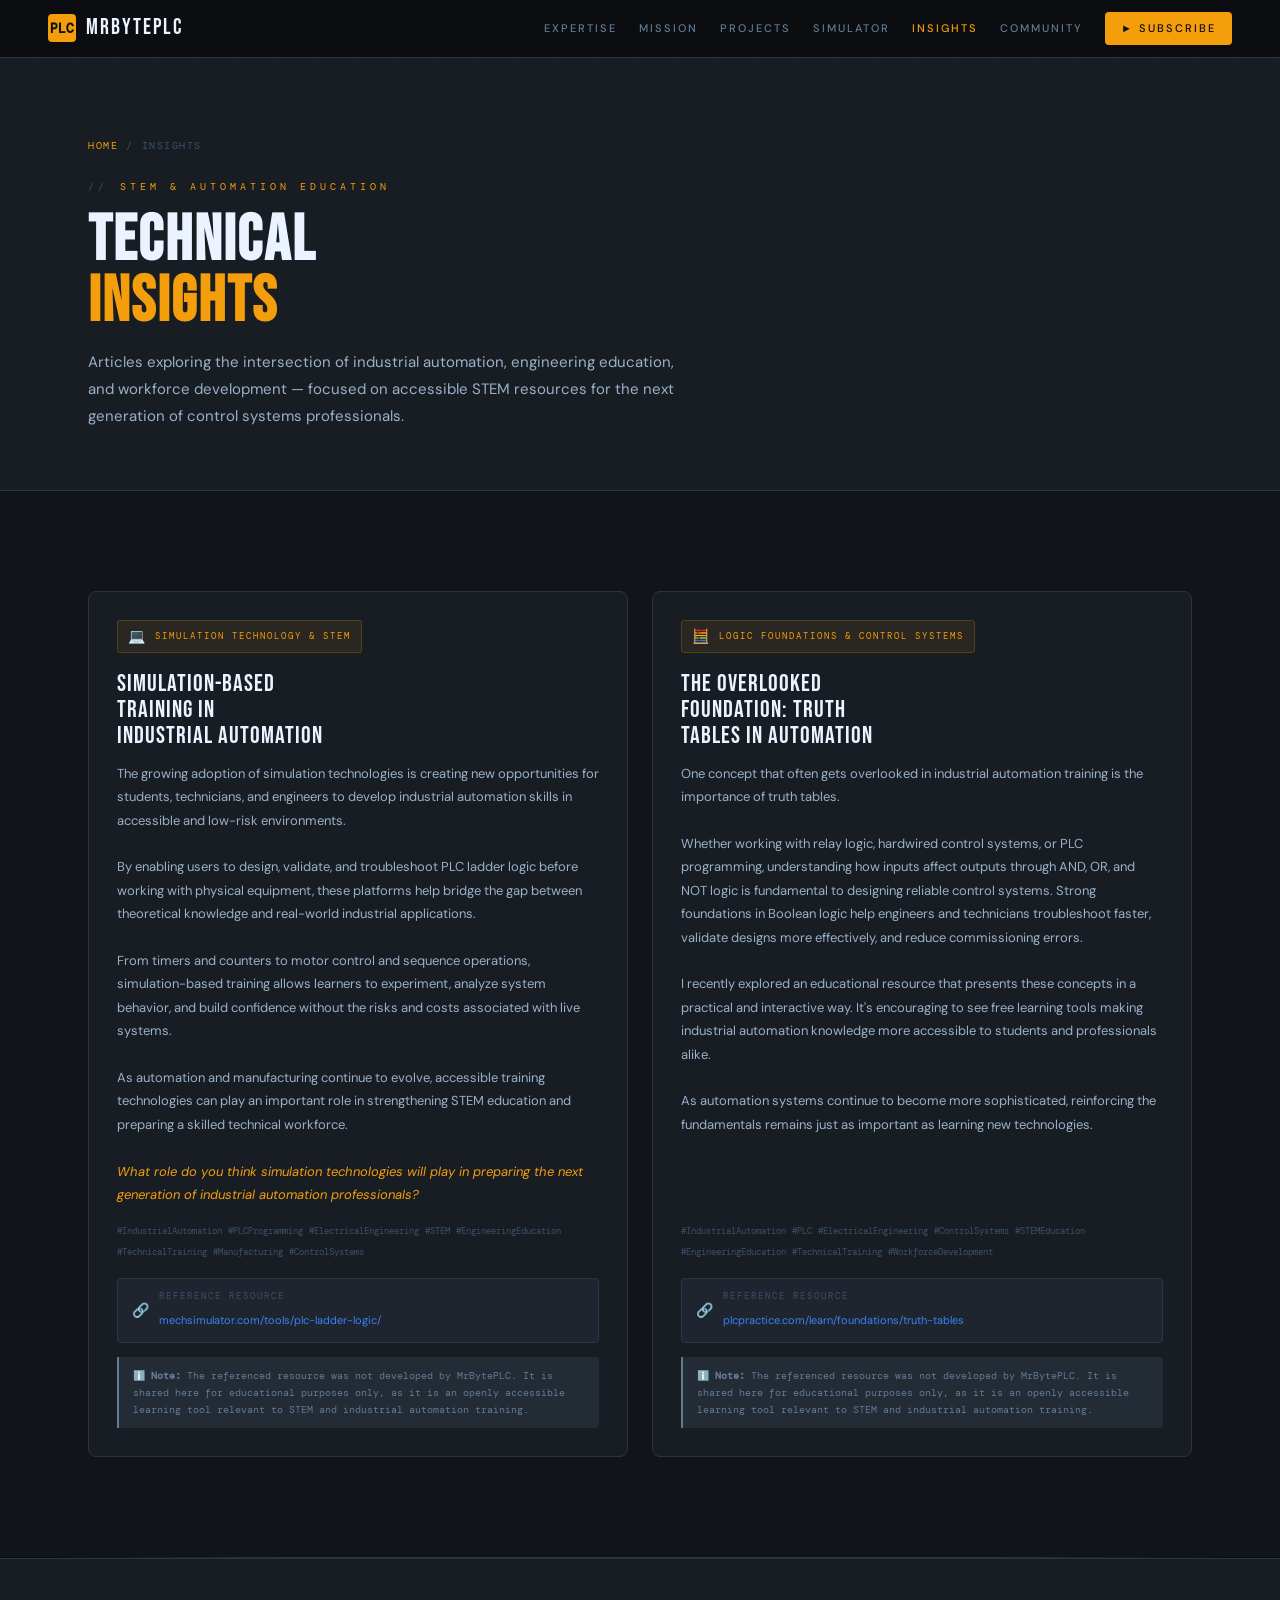
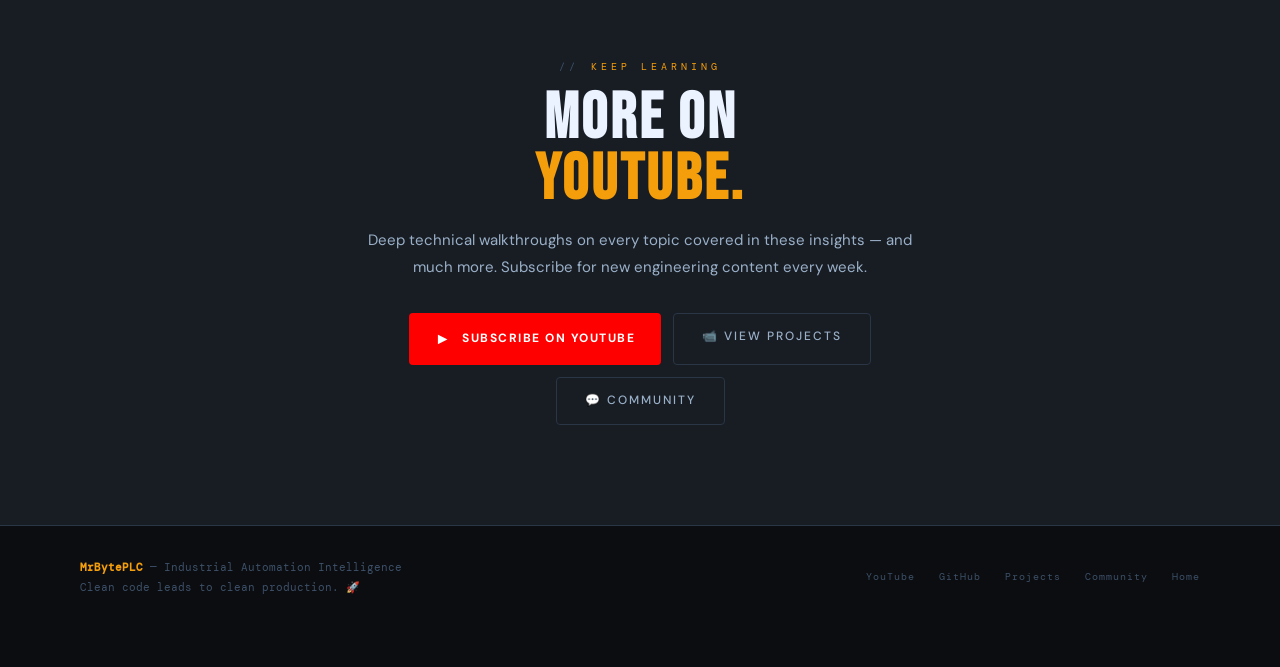
<file: pages/insights.html>
<!DOCTYPE html>
<html lang="en">
<head>
<meta charset="UTF-8">
<meta name="viewport" content="width=device-width, initial-scale=1.0, maximum-scale=5.0">
<meta name="description" content="MrBytePLC Insights &#x2014; Technical articles on industrial automation, STEM education, and workforce development.">
<title>Insights &#x2014; MrBytePLC</title>
<link rel="stylesheet" href="../assets/css/main.css">
<link rel="stylesheet" href="../assets/css/sections.css">
<style>
.page-hero { padding-top: var(--nav-h); background: var(--plate); border-bottom: 1px solid var(--wire); }
.page-hero-inner { max-width: 1200px; margin: 0 auto; padding: 80px 48px 60px; }
.page-eyebrow { font-family: var(--mono); font-size: 10px; color: var(--amber); letter-spacing: 4px; text-transform: uppercase; display: flex; align-items: center; gap: 12px; margin-bottom: 16px; }
.page-eyebrow::before { content: '//'; color: var(--dim); }
.page-h1 { font-family: var(--display); font-size: clamp(40px, 5vw, 80px); letter-spacing: 2px; line-height: .95; color: var(--bright); margin-bottom: 16px; }
.page-h1 em { font-style: normal; color: var(--amber); }
.page-sub { font-size: 15px; color: var(--body); max-width: 600px; line-height: 1.8; }
.breadcrumb { display: flex; align-items: center; gap: 8px; font-family: var(--mono); font-size: 10px; color: var(--dim); letter-spacing: 1.5px; text-transform: uppercase; margin-bottom: 24px; }
.breadcrumb a { color: var(--amber); text-decoration: none; }
.breadcrumb a:hover { color: var(--bright); }
@media (max-width: 480px) { .page-hero-inner { padding: 48px 16px 36px; } .page-h1 { font-size: clamp(32px, 10vw, 56px); } }
</style>
</head>
<body>

<nav>
  <a href="../index.html" class="nav-logo">
    <div class="logo-icon">PLC</div>MrBytePLC
  </a>
  <div class="nav-links">
    <a href="../index.html#pillars">Expertise</a>
    <a href="../index.html#mission">Mission</a>
    <a href="../index.html#projects">Projects</a>
    <a href="../index.html#simulator">Simulator</a>
    <a href="insights.html" class="active">Insights</a>
    <a href="../index.html#comments">Community</a>
    <a href="https://youtube.com/@mrbyteplc" target="_blank" rel="noopener" class="nav-cta">&#x25BA; Subscribe</a>
  </div>
  <button class="nav-hamburger" id="nav-hamburger" onclick="toggleMobileNav()" aria-label="Menu">
    <span></span><span></span><span></span>
  </button>
</nav>

<div class="nav-mobile" id="nav-mobile">
  <a href="../index.html">&#x2302; Home</a>
  <a href="../index.html#projects">&#x1F4F9; Projects</a>
  <a href="../index.html#simulator">&#x1F5A5;&#xFE0F; Simulator</a>
  <a href="insights.html">&#x1F4DD; Insights</a>
  <a href="../index.html#comments">&#x1F4AC; Community</a>
  <a href="https://youtube.com/@mrbyteplc" target="_blank" rel="noopener">&#x25BA; YouTube</a>
</div>

<div class="page-hero">
  <div class="page-hero-inner">
    <div class="breadcrumb"><a href="../index.html">Home</a><span>/</span><span>Insights</span></div>
    <div class="page-eyebrow">STEM &amp; Automation Education</div>
    <h1 class="page-h1">TECHNICAL<br><em>INSIGHTS</em></h1>
    <p class="page-sub">Articles exploring the intersection of industrial automation, engineering education, and workforce development &#x2014; focused on accessible STEM resources for the next generation of control systems professionals.</p>
  </div>
</div>

<section id="insights">
  <div class="section-inner">
    <div class="insights-grid">
      <div class="insight-card fade-up">
        <div class="insight-tag"><span class="insight-icon">&#x1F4BB;</span>Simulation Technology &amp; STEM</div>
        <div class="insight-title">SIMULATION-BASED<br>TRAINING IN<br>INDUSTRIAL AUTOMATION</div>
        <div class="insight-body">
          <p>The growing adoption of simulation technologies is creating new opportunities for students, technicians, and engineers to develop industrial automation skills in accessible and low-risk environments.</p><br>
          <p>By enabling users to design, validate, and troubleshoot PLC ladder logic before working with physical equipment, these platforms help bridge the gap between theoretical knowledge and real-world industrial applications.</p><br>
          <p>From timers and counters to motor control and sequence operations, simulation-based training allows learners to experiment, analyze system behavior, and build confidence without the risks and costs associated with live systems.</p><br>
          <p>As automation and manufacturing continue to evolve, accessible training technologies can play an important role in strengthening STEM education and preparing a skilled technical workforce.</p><br>
          <p style="color:var(--amber);font-style:italic;font-size:13px;">What role do you think simulation technologies will play in preparing the next generation of industrial automation professionals?</p>
        </div>
        <div class="insight-hashtags">
          <span class="insight-hashtag">#IndustrialAutomation</span><span class="insight-hashtag">#PLCProgramming</span>
          <span class="insight-hashtag">#ElectricalEngineering</span><span class="insight-hashtag">#STEM</span>
          <span class="insight-hashtag">#EngineeringEducation</span><span class="insight-hashtag">#TechnicalTraining</span>
          <span class="insight-hashtag">#Manufacturing</span><span class="insight-hashtag">#ControlSystems</span>
        </div>
        <div class="insight-ref"><span class="insight-ref-icon">&#x1F517;</span><div><div class="insight-ref-label">Reference Resource</div><a href="https://mechsimulator.com/tools/plc-ladder-logic/" target="_blank" rel="noopener">mechsimulator.com/tools/plc-ladder-logic/</a></div></div>
        <div class="insight-disclaimer">&#x2139;&#xFE0F; <strong>Note:</strong> The referenced resource was not developed by MrBytePLC. It is shared here for educational purposes only, as it is an openly accessible learning tool relevant to STEM and industrial automation training.</div>
      </div>
      <div class="insight-card fade-up">
        <div class="insight-tag"><span class="insight-icon">&#x1F9EE;</span>Logic Foundations &amp; Control Systems</div>
        <div class="insight-title">THE OVERLOOKED<br>FOUNDATION: TRUTH<br>TABLES IN AUTOMATION</div>
        <div class="insight-body">
          <p>One concept that often gets overlooked in industrial automation training is the importance of truth tables.</p><br>
          <p>Whether working with relay logic, hardwired control systems, or PLC programming, understanding how inputs affect outputs through AND, OR, and NOT logic is fundamental to designing reliable control systems. Strong foundations in Boolean logic help engineers and technicians troubleshoot faster, validate designs more effectively, and reduce commissioning errors.</p><br>
          <p>I recently explored an educational resource that presents these concepts in a practical and interactive way. It&apos;s encouraging to see free learning tools making industrial automation knowledge more accessible to students and professionals alike.</p><br>
          <p>As automation systems continue to become more sophisticated, reinforcing the fundamentals remains just as important as learning new technologies.</p>
        </div>
        <div class="insight-hashtags">
          <span class="insight-hashtag">#IndustrialAutomation</span><span class="insight-hashtag">#PLC</span>
          <span class="insight-hashtag">#ElectricalEngineering</span><span class="insight-hashtag">#ControlSystems</span>
          <span class="insight-hashtag">#STEMEducation</span><span class="insight-hashtag">#EngineeringEducation</span>
          <span class="insight-hashtag">#TechnicalTraining</span><span class="insight-hashtag">#WorkforceDevelopment</span>
        </div>
        <div class="insight-ref"><span class="insight-ref-icon">&#x1F517;</span><div><div class="insight-ref-label">Reference Resource</div><a href="https://plcpractice.com/learn/foundations/truth-tables" target="_blank" rel="noopener">plcpractice.com/learn/foundations/truth-tables</a></div></div>
        <div class="insight-disclaimer">&#x2139;&#xFE0F; <strong>Note:</strong> The referenced resource was not developed by MrBytePLC. It is shared here for educational purposes only, as it is an openly accessible learning tool relevant to STEM and industrial automation training.</div>
      </div>
    </div>
  </div>
</section>

<div class="divider"></div>

<section id="subscribe">
  <div class="subscribe-inner">
    <div class="section-eyebrow fade-up" style="justify-content:center;">Keep Learning</div>
    <h2 class="sub-h2 fade-up">MORE ON<br><em>YOUTUBE.</em></h2>
    <p class="sub-body fade-up">Deep technical walkthroughs on every topic covered in these insights &#x2014; and much more. Subscribe for new engineering content every week.</p>
    <div class="sub-actions fade-up">
      <a href="https://youtube.com/@mrbyteplc" target="_blank" rel="noopener" class="yt-btn"><span class="yt-icon">&#x25BA;</span> Subscribe on YouTube</a>
      <a href="../index.html#projects" class="btn-ghost">&#x1F4F9; View Projects</a>
      <a href="../index.html#comments" class="btn-ghost">&#x1F4AC; Community</a>
    </div>
  </div>
</section>

<footer>
  <div class="footer-left"><strong>MrBytePLC</strong> &#x2014; Industrial Automation Intelligence<br>Clean code leads to clean production. &#x1F680;</div>
  <div class="footer-links">
    <a href="https://youtube.com/@mrbyteplc" target="_blank" rel="noopener">YouTube</a>
    <a href="https://github.com/mrbyteplc" target="_blank" rel="noopener">GitHub</a>
    <a href="../index.html#projects">Projects</a>
    <a href="../index.html#comments">Community</a>
    <a href="../index.html">Home</a>
  </div>
</footer>

<script>
function toggleMobileNav() {
  const nav = document.getElementById('nav-mobile');
  const btn = document.getElementById('nav-hamburger');
  const open = nav.classList.toggle('open');
  btn.classList.toggle('open', open);
  document.body.style.overflow = open ? 'hidden' : '';
}
document.addEventListener('click', e => {
  if (e.target.matches('.nav-mobile a')) {
    document.getElementById('nav-mobile').classList.remove('open');
    document.getElementById('nav-hamburger').classList.remove('open');
    document.body.style.overflow = '';
  }
});
const obs = new IntersectionObserver(entries => {
  entries.forEach((e,i) => { if(e.isIntersecting){ setTimeout(()=>e.target.classList.add('visible'),i*80); obs.unobserve(e.target); } });
}, { threshold: 0.08 });
document.querySelectorAll('.fade-up').forEach(el => obs.observe(el));
</script>
</body>
</html>
</file>
<file: assets/css/main.css>
/* ════════════════════════════════════════════════════
   MrBytePLC — Design System
   Responsive: phone / tablet / laptop / desktop
   ════════════════════════════════════════════════════ */
@import url('https://fonts.googleapis.com/css2?family=Bebas+Neue&family=DM+Mono:ital,wght@0,300;0,400;0,500;1,300&family=DM+Sans:ital,opsz,wght@0,9..40,300;0,9..40,400;0,9..40,500;0,9..40,700;1,9..40,300&display=swap');

:root {
  --ink:    #0b0d10;
  --steel:  #111519;
  --plate:  #181d24;
  --seam:   #232b35;
  --grid:   #1e252f;
  --wire:   #2a3545;
  --dim:    #3d5068;
  --muted:  #627b95;
  --body:   #9ab0c8;
  --text:   #d4e4f4;
  --bright: #eaf3ff;
  --amber:  #f59e0b;
  --amber2: #d97706;
  --amberg: rgba(245,158,11,.08);
  --green:  #10b981;
  --greeng: rgba(16,185,129,.08);
  --red:    #ef4444;
  --blue:   #3b82f6;
  --blueg:  rgba(59,130,246,.08);
  --mono: 'DM Mono', monospace;
  --sans: 'DM Sans', sans-serif;
  --display: 'Bebas Neue', sans-serif;
  --nav-h: 58px;
}

*, *::before, *::after { box-sizing: border-box; margin: 0; padding: 0; }
html { scroll-behavior: smooth; -webkit-text-size-adjust: 100%; }

body {
  background: var(--ink);
  color: var(--text);
  font-family: var(--sans);
  font-size: 15px;
  line-height: 1.65;
  overflow-x: hidden;
  -webkit-font-smoothing: antialiased;
}

img { max-width: 100%; display: block; }
a { color: inherit; }

::-webkit-scrollbar { width: 4px; }
::-webkit-scrollbar-track { background: var(--steel); }
::-webkit-scrollbar-thumb { background: var(--amber); border-radius: 2px; }

body::before {
  content: '';
  position: fixed; inset: 0;
  background-image:
    repeating-linear-gradient(0deg, transparent, transparent 39px, rgba(255,255,255,.015) 40px),
    repeating-linear-gradient(90deg, transparent, transparent 39px, rgba(255,255,255,.015) 40px);
  pointer-events: none; z-index: 0;
}

/* ══ NAV ══════════════════════════════════════════ */
nav {
  position: fixed; top: 0; left: 0; right: 0; z-index: 200;
  background: rgba(11,13,16,.95);
  backdrop-filter: blur(20px);
  -webkit-backdrop-filter: blur(20px);
  border-bottom: 1px solid var(--wire);
  padding: 0 48px;
  display: flex; align-items: center; justify-content: space-between;
  height: var(--nav-h);
}
.nav-logo {
  font-family: var(--display); font-size: 22px; letter-spacing: 2px;
  color: var(--bright); text-decoration: none;
  display: flex; align-items: center; gap: 10px; flex-shrink: 0;
}
.nav-logo .logo-icon {
  width: 28px; height: 28px; background: var(--amber); border-radius: 4px;
  display: flex; align-items: center; justify-content: center;
  font-size: 13px; font-family: var(--mono); font-weight: 700;
  color: var(--ink); letter-spacing: 0; flex-shrink: 0;
}
.nav-links { display: flex; gap: 22px; align-items: center; }
.nav-links a {
  color: var(--muted); text-decoration: none; font-size: 11px;
  font-weight: 500; letter-spacing: 2px; text-transform: uppercase;
  transition: color .2s; white-space: nowrap;
}
.nav-links a:hover, .nav-links a.active { color: var(--amber); }
.nav-cta {
  background: var(--amber); color: var(--ink) !important;
  padding: 7px 16px; border-radius: 4px;
  font-size: 11px; font-weight: 700; letter-spacing: 1.5px;
  text-transform: uppercase; text-decoration: none; transition: background .2s;
}
.nav-cta:hover { background: var(--amber2) !important; }

.nav-hamburger {
  display: none; flex-direction: column; gap: 5px; cursor: pointer;
  background: none; border: none; padding: 6px; flex-shrink: 0;
}
.nav-hamburger span {
  display: block; width: 24px; height: 2px;
  background: var(--muted); border-radius: 2px; transition: all .25s;
}
.nav-hamburger.open span:nth-child(1) { transform: rotate(45deg) translate(5px,5px); }
.nav-hamburger.open span:nth-child(2) { opacity: 0; }
.nav-hamburger.open span:nth-child(3) { transform: rotate(-45deg) translate(5px,-5px); }

.nav-mobile {
  display: none; position: fixed;
  top: var(--nav-h); left: 0; right: 0; bottom: 0;
  background: rgba(11,13,16,.98);
  border-bottom: 1px solid var(--wire);
  padding: 20px 24px; flex-direction: column; gap: 4px;
  z-index: 199; overflow-y: auto;
}
.nav-mobile.open { display: flex; }
.nav-mobile a {
  color: var(--muted); text-decoration: none; font-size: 14px;
  font-weight: 500; letter-spacing: 1.5px; text-transform: uppercase;
  transition: color .2s; padding: 14px 0;
  border-bottom: 1px solid var(--seam); display: flex; align-items: center; gap: 10px;
}
.nav-mobile a:last-child { border-bottom: none; }
.nav-mobile a:hover { color: var(--amber); }

/* ══ SECTIONS ══════════════════════════════════════ */
section { position: relative; z-index: 1; }
.section-inner { max-width: 1200px; margin: 0 auto; padding: 100px 48px; }
.section-inner.narrow { max-width: 860px; }

.section-eyebrow {
  font-family: var(--mono); font-size: 10px; color: var(--amber);
  letter-spacing: 4px; text-transform: uppercase;
  margin-bottom: 14px; display: flex; align-items: center; gap: 12px;
}
.section-eyebrow::before { content: '//'; color: var(--dim); }
.section-h2 {
  font-family: var(--display); font-size: clamp(36px, 4vw, 64px);
  letter-spacing: 2px; line-height: .95; color: var(--bright); margin-bottom: 16px;
}
.section-sub {
  font-size: 15px; color: var(--body); max-width: 580px;
  line-height: 1.8; margin-bottom: 60px;
}
.divider {
  height: 1px;
  background: linear-gradient(90deg, transparent, var(--wire) 20%, var(--wire) 80%, transparent);
  margin: 0 48px; position: relative; z-index: 1;
}

/* ══ BUTTONS ═══════════════════════════════════════ */
.btn-primary {
  background: var(--amber); color: var(--ink);
  padding: 13px 28px; border-radius: 4px; font-weight: 700;
  font-size: 12px; letter-spacing: 2px; text-transform: uppercase;
  text-decoration: none; transition: all .2s;
  border: 2px solid var(--amber); display: inline-block; cursor: pointer;
}
.btn-primary:hover { background: transparent; color: var(--amber); }
.btn-ghost {
  border: 1px solid var(--wire); color: var(--body);
  padding: 13px 28px; border-radius: 4px; font-weight: 500;
  font-size: 12px; letter-spacing: 2px; text-transform: uppercase;
  text-decoration: none; transition: all .2s; display: inline-block;
}
.btn-ghost:hover { border-color: var(--amber); color: var(--amber); }

/* ══ NICKNAME MODAL ════════════════════════════════ */
.nick-overlay {
  display: none; position: fixed; inset: 0; z-index: 500;
  background: rgba(11,13,16,.97); backdrop-filter: blur(12px);
  -webkit-backdrop-filter: blur(12px);
  align-items: center; justify-content: center; padding: 20px;
}
.nick-overlay.open { display: flex; }
.nick-box {
  background: var(--plate); border: 1px solid var(--wire);
  border-radius: 12px; padding: 48px 40px; max-width: 440px; width: 100%;
  text-align: center;
}
.nick-logo { font-size: 40px; margin-bottom: 16px; }
.nick-box h2 {
  font-family: var(--display); font-size: 36px; letter-spacing: 2px;
  color: var(--bright); margin-bottom: 8px;
}
.nick-box p { font-size: 13px; color: var(--muted); margin-bottom: 28px; line-height: 1.7; }
.nick-input {
  width: 100%; background: var(--ink); border: 1px solid var(--wire);
  color: var(--text); font-family: var(--mono); font-size: 16px;
  padding: 14px 18px; border-radius: 6px; outline: none;
  transition: border-color .2s; text-align: center; margin-bottom: 8px;
  letter-spacing: 1px;
}
.nick-input:focus { border-color: var(--amber); }
.nick-hint { font-size: 11px; color: var(--dim); margin-bottom: 20px; }
.nick-btn {
  width: 100%; background: var(--amber); color: var(--ink);
  border: none; padding: 14px; border-radius: 6px; font-family: var(--sans);
  font-weight: 700; font-size: 14px; letter-spacing: 2px; text-transform: uppercase;
  cursor: pointer; transition: background .2s; margin-bottom: 12px;
}
.nick-btn:hover { background: var(--amber2); }
.nick-skip {
  font-size: 11px; color: var(--dim); cursor: pointer;
  text-decoration: underline; background: none; border: none;
  font-family: var(--sans); transition: color .2s;
}
.nick-skip:hover { color: var(--muted); }
.nick-err { font-size: 11px; color: var(--red); margin-bottom: 12px; display: none; }

/* ══ ONLINE USERS BAR ══════════════════════════════ */
.online-bar {
  position: fixed; bottom: 0; left: 0; right: 0; z-index: 150;
  background: rgba(11,13,16,.95); border-top: 1px solid var(--wire);
  padding: 8px 24px; display: flex; align-items: center; gap: 12px;
  font-family: var(--mono); font-size: 11px;
}
.online-dot { width: 7px; height: 7px; border-radius: 50%; background: var(--green); flex-shrink: 0; animation: pulse-dot 2s infinite; }
@keyframes pulse-dot { 0%,100%{opacity:1} 50%{opacity:.4} }
.online-label { color: var(--muted); white-space: nowrap; }
.online-names { color: var(--body); flex: 1; overflow: hidden; text-overflow: ellipsis; white-space: nowrap; }
.online-count { color: var(--amber); font-weight: 500; white-space: nowrap; }
.user-chip {
  display: inline-flex; align-items: center; gap: 5px;
  background: var(--seam); border: 1px solid var(--wire);
  border-radius: 20px; padding: 2px 10px; font-size: 10px; color: var(--body);
  margin-right: 4px;
}
.user-chip.me { border-color: var(--amber); color: var(--amber); }

/* ══ TOAST ═════════════════════════════════════════ */
.toast {
  position: fixed; bottom: 56px; right: 24px; z-index: 300;
  background: var(--seam); border: 1px solid var(--wire);
  border-radius: 8px; padding: 12px 18px;
  font-family: var(--mono); font-size: 12px; color: var(--text);
  transform: translateY(20px); opacity: 0;
  transition: all .3s; pointer-events: none; max-width: 280px;
}
.toast.show { transform: translateY(0); opacity: 1; }
.toast.success { border-color: var(--green); color: var(--green); }
.toast.error   { border-color: var(--red);   color: var(--red); }

/* ══ FOOTER ════════════════════════════════════════ */
footer {
  background: var(--ink); border-top: 1px solid var(--wire);
  padding: 32px 80px; padding-bottom: 70px;
  display: flex; align-items: center; justify-content: space-between;
  position: relative; z-index: 1;
}
.footer-left { font-family: var(--mono); font-size: 11px; color: var(--dim); line-height: 1.8; }
.footer-left strong { color: var(--amber); }
.footer-links { display: flex; gap: 24px; flex-wrap: wrap; }
.footer-links a {
  font-family: var(--mono); font-size: 10px; color: var(--dim);
  text-decoration: none; letter-spacing: 1px; transition: color .2s;
}
.footer-links a:hover { color: var(--amber); }

/* ══ VIDEO MODAL ═══════════════════════════════════ */
.modal-overlay {
  display: none; position: fixed; inset: 0; z-index: 400;
  background: rgba(11,13,16,.94); backdrop-filter: blur(8px);
  -webkit-backdrop-filter: blur(8px);
  align-items: center; justify-content: center; padding: 16px;
}
.modal-overlay.open { display: flex; }
.modal-box {
  background: var(--plate); border: 1px solid var(--wire);
  border-radius: 10px; overflow: hidden;
  max-width: 860px; width: 100%; position: relative;
}
.modal-close {
  position: absolute; top: 12px; right: 12px;
  background: var(--seam); border: none; color: var(--muted);
  width: 34px; height: 34px; border-radius: 50%; cursor: pointer;
  font-size: 16px; transition: all .2s; z-index: 10;
}
.modal-close:hover { background: var(--red); color: #fff; }
.modal-iframe { display: block; width: 100%; aspect-ratio: 16/9; border: none; }

/* ══ ANIMATIONS ════════════════════════════════════ */
.fade-up {
  opacity: 0; transform: translateY(24px);
  transition: opacity .7s ease, transform .7s ease;
}
.fade-up.visible { opacity: 1; transform: translateY(0); }

/* ══════════════════════════════════════════════════
   RESPONSIVE BREAKPOINTS
   ══════════════════════════════════════════════════ */

/* ── Tablet landscape & small desktop (900–1024px) ── */
@media (max-width: 1024px) {
  nav { padding: 0 24px; }
  .nav-links { gap: 14px; }
  .nav-links a { font-size: 10px; letter-spacing: 1px; }
  .section-inner { padding: 80px 32px; }
  .divider { margin: 0 32px; }
  footer { padding: 28px 32px 70px; }
}

/* ── Tablet portrait (600–900px) ── */
@media (max-width: 900px) {
  .nav-links { display: none; }
  .nav-hamburger { display: flex; }
  .section-inner { padding: 60px 24px; }
  .section-inner.narrow { padding: 60px 24px; }
  .divider { margin: 0 24px; }
  footer { flex-direction: column; gap: 16px; padding: 24px 24px 70px; text-align: center; }
  .footer-links { justify-content: center; }
}

/* ── Mobile (< 480px) ── */
@media (max-width: 480px) {
  :root { --nav-h: 54px; }
  nav { padding: 0 16px; }
  .nav-logo { font-size: 18px; }
  .section-inner { padding: 48px 16px; }
  .section-h2 { font-size: clamp(30px, 8vw, 42px); }
  .section-sub { font-size: 14px; margin-bottom: 36px; }
  .divider { margin: 0 16px; }
  footer { padding: 20px 16px 70px; gap: 14px; }
  .btn-primary, .btn-ghost { padding: 11px 20px; font-size: 11px; }
  .nick-box { padding: 32px 24px; }
  .nick-box h2 { font-size: 28px; }
  .online-bar { padding: 6px 14px; gap: 8px; }
}
</file>
<file: assets/css/sections.css>
/* ══════════════════════════════════
   SECTIONS — all page sections
   ══════════════════════════════════ */

/* ── PILLARS ── */
#pillars { background: var(--steel); }
.pillars-grid {
  display: grid; grid-template-columns: repeat(3,1fr); gap: 2px;
  background: var(--wire); border: 1px solid var(--wire); border-radius: 6px; overflow: hidden;
}
.pillar { background: var(--plate); padding: 32px 24px; transition: background .25s; }
.pillar:hover { background: var(--grid); }
.pillar-icon { font-size: 22px; margin-bottom: 16px; }
.pillar-num { font-family: var(--mono); font-size: 10px; color: var(--dim); letter-spacing: 2px; margin-bottom: 10px; }
.pillar h3 { font-family: var(--display); font-size: 22px; letter-spacing: 1px; color: var(--bright); margin-bottom: 10px; line-height: 1.1; }
.pillar p { font-size: 13px; color: var(--muted); line-height: 1.7; }
.pillar-tag {
  display: inline-block; margin-top: 14px;
  font-family: var(--mono); font-size: 9px; letter-spacing: 2px; color: var(--amber);
  background: var(--amberg); border: 1px solid rgba(245,158,11,.2); padding: 3px 8px; border-radius: 3px;
}

/* ── MISSION ── */
#mission { background: var(--plate); border-top: 1px solid var(--wire); border-bottom: 1px solid var(--wire); }
.mission-grid { display: grid; grid-template-columns: 1fr 1fr; gap: 72px; align-items: center; }
.mission-left p { font-size: 15px; color: var(--body); line-height: 1.9; margin-bottom: 18px; }
.mission-left p strong { color: var(--amber); font-weight: 500; }
.mission-quote {
  border-left: 3px solid var(--amber); padding: 18px 22px; margin: 24px 0;
  background: var(--amberg); border-radius: 0 6px 6px 0;
}
.mission-quote p { font-family: var(--mono); font-size: 12px; color: var(--text); line-height: 1.8; margin: 0; font-style: italic; }
.impact-cards { display: flex; flex-direction: column; gap: 12px; }
.impact-card {
  background: var(--grid); border: 1px solid var(--wire); border-radius: 6px;
  padding: 18px 20px; display: flex; gap: 16px; align-items: flex-start; transition: border-color .2s;
}
.impact-card:hover { border-color: var(--amber); }
.impact-icon { font-size: 20px; flex-shrink: 0; margin-top: 2px; }
.impact-title { font-size: 13px; font-weight: 600; color: var(--bright); margin-bottom: 5px; }
.impact-desc { font-size: 12px; color: var(--muted); line-height: 1.6; }

/* ── PROJECTS ── */
#projects { background: var(--ink); }
.filter-bar { display: flex; gap: 8px; margin-bottom: 36px; flex-wrap: wrap; }
.filter-btn {
  padding: 7px 14px; border-radius: 4px; cursor: pointer;
  font-family: var(--mono); font-size: 10px; letter-spacing: 2px; text-transform: uppercase;
  transition: all .2s; border: 1px solid var(--wire); background: transparent; color: var(--muted);
}
.filter-btn:hover, .filter-btn.active { background: var(--amber); color: var(--ink); border-color: var(--amber); }

.cat-studio  { background: rgba(245,158,11,.15); color: var(--amber); border-color: rgba(245,158,11,.3); }
.cat-oee     { background: rgba(16,185,129,.15);  color: var(--green); border-color: rgba(16,185,129,.3); }
.cat-network { background: rgba(59,130,246,.15);  color: var(--blue);  border-color: rgba(59,130,246,.3); }
.cat-mes     { background: rgba(168,85,247,.15);  color: #a855f7;      border-color: rgba(168,85,247,.3); }
.cat-troubl  { background: rgba(239,68,68,.15);   color: var(--red);   border-color: rgba(239,68,68,.3); }
.cat-vision  { background: rgba(251,191,36,.15);  color: #fbbf24;      border-color: rgba(251,191,36,.3); }

.add-video-panel {
  background: var(--plate); border: 1px solid var(--wire); border-radius: 8px;
  padding: 24px; margin-bottom: 32px;
}
.avp-title {
  font-family: var(--display); font-size: 20px; letter-spacing: 1.5px;
  color: var(--bright); margin-bottom: 18px; display: flex; align-items: center; gap: 8px;
}
.avp-title span { color: var(--amber); }
.form-row { display: grid; grid-template-columns: 1fr 1fr; gap: 12px; margin-bottom: 12px; }
.form-row.full { grid-template-columns: 1fr; }
.field label {
  display: block; font-family: var(--mono); font-size: 10px; letter-spacing: 2px;
  color: var(--muted); text-transform: uppercase; margin-bottom: 6px;
}
.field input, .field select, .field textarea {
  width: 100%; background: var(--ink); border: 1px solid var(--wire);
  color: var(--text); font-family: var(--sans); font-size: 13px;
  padding: 10px 12px; border-radius: 4px; outline: none; transition: border-color .2s;
}
.field textarea { resize: vertical; min-height: 68px; }
.field input:focus, .field select:focus, .field textarea:focus { border-color: var(--amber); }
.field select option { background: var(--ink); }
.form-actions { display: flex; gap: 10px; margin-top: 4px; }
.btn-add {
  background: var(--amber); color: var(--ink); border: none;
  padding: 10px 22px; border-radius: 4px; font-family: var(--sans);
  font-weight: 700; font-size: 12px; letter-spacing: 1.5px; text-transform: uppercase;
  cursor: pointer; transition: background .2s;
}
.btn-add:hover { background: var(--amber2); }
.btn-cancel {
  background: transparent; color: var(--muted); border: 1px solid var(--wire);
  padding: 10px 16px; border-radius: 4px; font-family: var(--sans);
  font-size: 12px; cursor: pointer; transition: all .2s;
}
.btn-cancel:hover { border-color: var(--muted); color: var(--text); }
.btn-toggle-add {
  display: flex; align-items: center; gap: 8px;
  background: var(--amberg); color: var(--amber);
  border: 1px solid rgba(245,158,11,.3); padding: 10px 18px;
  border-radius: 4px; font-family: var(--mono); font-size: 11px;
  letter-spacing: 2px; text-transform: uppercase; cursor: pointer;
  transition: all .2s; margin-bottom: 20px;
}
.btn-toggle-add:hover { background: var(--amber); color: var(--ink); }

.video-grid { display: grid; grid-template-columns: repeat(3,1fr); gap: 18px; }
.video-card {
  background: var(--plate); border: 1px solid var(--wire);
  border-radius: 8px; overflow: hidden; transition: border-color .25s, transform .2s;
  display: flex; flex-direction: column;
}
.video-card:hover { border-color: var(--amber); transform: translateY(-3px); }
.vc-thumb {
  position: relative; aspect-ratio: 16/9;
  background: var(--grid); cursor: pointer; overflow: hidden;
}
.vc-thumb img { width: 100%; height: 100%; object-fit: cover; transition: transform .3s; }
.video-card:hover .vc-thumb img { transform: scale(1.04); }
.vc-play {
  position: absolute; inset: 0; display: flex; align-items: center; justify-content: center;
  background: rgba(0,0,0,.35); opacity: 0; transition: opacity .2s;
}
.vc-thumb:hover .vc-play { opacity: 1; }
.vc-play-icon {
  width: 46px; height: 46px; background: var(--amber); border-radius: 50%;
  display: flex; align-items: center; justify-content: center;
  font-size: 16px; color: var(--ink); padding-left: 3px;
}
.vc-duration {
  position: absolute; bottom: 8px; right: 8px;
  background: rgba(0,0,0,.75); color: var(--bright);
  font-family: var(--mono); font-size: 10px; padding: 2px 6px; border-radius: 3px;
}
.vc-cat {
  position: absolute; top: 8px; left: 8px;
  font-family: var(--mono); font-size: 9px; letter-spacing: 1.5px;
  text-transform: uppercase; padding: 3px 8px; border-radius: 3px; border: 1px solid;
}
.vc-body { padding: 16px; display: flex; flex-direction: column; flex: 1; }
.vc-title { font-size: 13px; font-weight: 600; color: var(--bright); line-height: 1.4; margin-bottom: 7px; }
.vc-desc { font-size: 12px; color: var(--muted); line-height: 1.6; margin-bottom: 12px; }
.vc-benefits { list-style: none; padding: 0; margin: 0 0 12px; display: flex; flex-direction: column; gap: 4px; }
.vc-benefits li {
  font-size: 11px; color: var(--body); display: flex; align-items: flex-start; gap: 6px; line-height: 1.5;
}
.vc-benefits li::before { content: '\2746'; color: var(--amber); flex-shrink: 0; font-size: 9px; margin-top: 2px; }
.vc-meta {
  display: flex; align-items: center; justify-content: space-between;
  border-top: 1px solid var(--seam); padding-top: 10px; margin-top: auto;
}
.vc-meta-left { font-family: var(--mono); font-size: 10px; color: var(--dim); }
.vc-watch {
  font-family: var(--mono); font-size: 10px; color: var(--amber);
  text-decoration: none; letter-spacing: 1px; padding: 4px 10px;
  border: 1px solid rgba(245,158,11,.3); border-radius: 3px; transition: all .2s;
}
.vc-watch:hover { background: var(--amber); color: var(--ink); }
.vc-del {
  background: none; border: none; color: var(--dim);
  cursor: pointer; font-size: 13px; padding: 4px 6px; transition: color .2s;
}
.vc-del:hover { color: var(--red); }
.empty-state {
  grid-column: 1/-1; text-align: center; padding: 60px 24px;
  border: 1px dashed var(--wire); border-radius: 8px;
}
.empty-state h3 { font-family: var(--display); font-size: 28px; color: var(--dim); margin-bottom: 10px; }
.empty-state p { font-size: 13px; color: var(--dim); }

/* ── SIMULATOR ── */
#simulator { background: var(--steel); }
.sim-wrap {
  background: var(--plate); border: 1px solid var(--wire);
  border-radius: 10px; overflow: hidden;
}
.sim-toolbar {
  background: var(--steel); border-bottom: 1px solid var(--wire);
  padding: 12px 20px; display: flex; align-items: center;
  justify-content: space-between; flex-wrap: wrap; gap: 12px;
}
.sim-toolbar-left { display: flex; align-items: center; gap: 16px; flex-wrap: wrap; gap: 10px; }
.sim-title { font-family: var(--display); font-size: 18px; letter-spacing: 1px; color: var(--bright); }
.sim-badge {
  font-family: var(--mono); font-size: 9px; letter-spacing: 2px; text-transform: uppercase;
  padding: 3px 8px; border-radius: 3px; background: var(--greeng);
  color: var(--green); border: 1px solid rgba(16,185,129,.3);
}
.sim-badge.stopped { background: rgba(239,68,68,.1); color: var(--red); border-color: rgba(239,68,68,.3); }
.sim-controls { display: flex; gap: 8px; flex-wrap: wrap; }
.sim-btn {
  padding: 8px 16px; border-radius: 4px; font-family: var(--mono); font-size: 10px;
  letter-spacing: 1.5px; text-transform: uppercase; cursor: pointer;
  border: 1px solid; transition: all .2s; font-weight: 600;
}
.sim-btn.start  { background: var(--greeng); color: var(--green); border-color: rgba(16,185,129,.4); }
.sim-btn.stop   { background: rgba(239,68,68,.1); color: var(--red); border-color: rgba(239,68,68,.4); }
.sim-btn.reset  { background: var(--blueg); color: var(--blue); border-color: rgba(59,130,246,.4); }
.sim-btn:hover  { filter: brightness(1.3); }
.sim-btn:disabled { opacity: .4; cursor: not-allowed; }

.sim-params {
  background: var(--grid); border-bottom: 1px solid var(--wire);
  padding: 12px 20px; display: flex; align-items: center; gap: 24px; flex-wrap: wrap;
}
.sim-param { display: flex; align-items: center; gap: 10px; }
.sim-param label { font-family: var(--mono); font-size: 10px; color: var(--muted); letter-spacing: 1.5px; text-transform: uppercase; white-space: nowrap; }
.sim-param input[type=range] { width: 100px; accent-color: var(--amber); }
.sim-param-val { font-family: var(--mono); font-size: 12px; color: var(--amber); min-width: 28px; }

/* Canvas area */
.sim-canvas-wrap {
  position: relative; overflow: hidden;
  background: #0d1117;
}
.sim-canvas { display: block; width: 100%; height: auto; max-height: 340px; }

/* Stats row */
.sim-stats {
  background: var(--grid); border-top: 1px solid var(--wire);
  padding: 12px 20px; display: flex; gap: 24px; flex-wrap: wrap;
}
.sim-stat { font-family: var(--mono); font-size: 11px; color: var(--muted); }
.sim-stat span { color: var(--amber); }

/* ── COMMENTS ── */
#comments { background: var(--ink); }
.comments-layout { display: grid; grid-template-columns: 1fr 360px; gap: 32px; align-items: start; }

.comment-form-box {
  background: var(--plate); border: 1px solid var(--wire); border-radius: 8px; padding: 24px;
  position: sticky; top: calc(var(--nav-h) + 16px);
}
.cfb-title {
  font-family: var(--display); font-size: 22px; letter-spacing: 1px;
  color: var(--bright); margin-bottom: 18px; display: flex; align-items: center; gap: 8px;
}
.cfb-title span { color: var(--amber); }
.cfb-login-msg {
  background: var(--amberg); border: 1px solid rgba(245,158,11,.2);
  border-radius: 6px; padding: 16px; text-align: center;
}
.cfb-login-msg p { font-size: 13px; color: var(--body); margin-bottom: 12px; }
.cfb-login-btn {
  background: var(--amber); color: var(--ink); border: none;
  padding: 10px 20px; border-radius: 4px; font-family: var(--sans);
  font-weight: 700; font-size: 12px; letter-spacing: 1.5px; text-transform: uppercase;
  cursor: pointer; transition: background .2s; width: 100%;
}
.cfb-login-btn:hover { background: var(--amber2); }
.cfb-who { font-family: var(--mono); font-size: 10px; color: var(--muted); margin-bottom: 14px; }
.cfb-who span { color: var(--amber); }
.cfb-textarea {
  width: 100%; background: var(--ink); border: 1px solid var(--wire);
  color: var(--text); font-family: var(--sans); font-size: 13px;
  padding: 12px; border-radius: 6px; outline: none; resize: vertical;
  min-height: 100px; transition: border-color .2s; margin-bottom: 10px;
  line-height: 1.6;
}
.cfb-textarea:focus { border-color: var(--amber); }
.cfb-footer { display: flex; align-items: center; justify-content: space-between; flex-wrap: wrap; gap: 8px; }
.cfb-chars { font-family: var(--mono); font-size: 10px; color: var(--dim); }
.cfb-submit {
  background: var(--amber); color: var(--ink); border: none;
  padding: 10px 22px; border-radius: 4px; font-family: var(--sans);
  font-weight: 700; font-size: 12px; letter-spacing: 1.5px; text-transform: uppercase;
  cursor: pointer; transition: background .2s;
}
.cfb-submit:hover { background: var(--amber2); }
.cfb-submit:disabled { opacity: .5; cursor: not-allowed; }

.comments-list { display: flex; flex-direction: column; gap: 16px; }
.comment-card {
  background: var(--plate); border: 1px solid var(--wire);
  border-radius: 8px; padding: 20px; transition: border-color .2s;
}
.comment-card:hover { border-color: var(--wire); }
.cc-header { display: flex; align-items: center; gap: 12px; margin-bottom: 12px; }
.cc-avatar {
  width: 36px; height: 36px; border-radius: 50%; background: var(--seam);
  display: flex; align-items: center; justify-content: center;
  font-family: var(--display); font-size: 16px; color: var(--amber); flex-shrink: 0;
}
.cc-nick { font-family: var(--mono); font-size: 12px; color: var(--bright); font-weight: 500; }
.cc-time { font-family: var(--mono); font-size: 10px; color: var(--dim); }
.cc-body { font-size: 13px; color: var(--body); line-height: 1.7; }
.cc-pending {
  font-family: var(--mono); font-size: 9px; color: var(--amber);
  background: var(--amberg); border: 1px solid rgba(245,158,11,.2);
  padding: 2px 8px; border-radius: 3px; margin-top: 10px; display: inline-block;
}
.cc-del {
  margin-left: auto; background: none; border: none;
  color: var(--dim); cursor: pointer; font-size: 13px; padding: 2px 6px; transition: color .2s;
}
.cc-del:hover { color: var(--red); }
.no-comments {
  text-align: center; padding: 48px 24px;
  border: 1px dashed var(--wire); border-radius: 8px;
}
.no-comments p { font-size: 14px; color: var(--dim); }

/* ── HALL OF FAME ── */
#halloffame { background: var(--steel); }
.hof-grid { display: grid; grid-template-columns: repeat(3,1fr); gap: 14px; }
.hof-card {
  background: var(--plate); border: 1px solid var(--wire);
  border-radius: 8px; padding: 20px; display: flex; align-items: center; gap: 16px;
  transition: border-color .2s, transform .2s;
}
.hof-card:hover { border-color: var(--amber); transform: translateY(-2px); }
.hof-rank {
  font-family: var(--display); font-size: 28px; color: var(--dim);
  min-width: 36px; text-align: center;
}
.hof-rank.gold   { color: #ffd700; }
.hof-rank.silver { color: #c0c0c0; }
.hof-rank.bronze { color: #cd7f32; }
.hof-avatar {
  width: 44px; height: 44px; border-radius: 50%; background: var(--seam);
  display: flex; align-items: center; justify-content: center;
  font-family: var(--display); font-size: 20px; color: var(--amber); flex-shrink: 0;
}
.hof-info { flex: 1; min-width: 0; }
.hof-nick { font-size: 14px; font-weight: 600; color: var(--bright); margin-bottom: 3px; overflow: hidden; text-overflow: ellipsis; white-space: nowrap; }
.hof-stat { font-family: var(--mono); font-size: 11px; color: var(--muted); }
.hof-stat span { color: var(--amber); }
.hof-empty {
  grid-column: 1/-1; text-align: center; padding: 40px;
  border: 1px dashed var(--wire); border-radius: 8px;
  font-size: 14px; color: var(--dim);
}

/* ── INSIGHTS ── */
#insights { background: var(--steel); }
.insights-grid { display: grid; grid-template-columns: repeat(2,1fr); gap: 24px; }
.insight-card {
  background: var(--plate); border: 1px solid var(--wire); border-radius: 8px; padding: 28px;
  transition: border-color .25s, transform .2s; display: flex; flex-direction: column;
}
.insight-card:hover { border-color: var(--amber); transform: translateY(-3px); }
.insight-tag {
  display: inline-flex; align-items: center; gap: 8px;
  font-family: var(--mono); font-size: 9px; letter-spacing: 2px; text-transform: uppercase;
  color: var(--amber); background: var(--amberg); border: 1px solid rgba(245,158,11,.2);
  padding: 4px 10px; border-radius: 3px; margin-bottom: 18px; width: fit-content;
}
.insight-icon { font-size: 14px; }
.insight-title {
  font-family: var(--display); font-size: 24px; letter-spacing: 1px;
  color: var(--bright); line-height: 1.1; margin-bottom: 12px;
}
.insight-body { font-size: 13px; color: var(--body); line-height: 1.8; margin-bottom: 18px; flex: 1; }
.insight-hashtags { display: flex; gap: 6px; flex-wrap: wrap; margin-bottom: 18px; }
.insight-hashtag { font-family: var(--mono); font-size: 9px; color: var(--dim); }
.insight-ref {
  background: var(--grid); border: 1px solid var(--wire); border-radius: 4px;
  padding: 10px 14px; margin-bottom: 14px; display: flex; align-items: center; gap: 10px;
}
.insight-ref-icon { font-size: 14px; color: var(--amber); flex-shrink: 0; }
.insight-ref-label { font-family: var(--mono); font-size: 9px; letter-spacing: 2px; text-transform: uppercase; color: var(--dim); margin-bottom: 3px; }
.insight-ref a { font-size: 11px; color: var(--blue); text-decoration: none; word-break: break-all; transition: color .2s; }
.insight-ref a:hover { color: var(--amber); }
.insight-disclaimer {
  background: var(--seam); border-left: 2px solid var(--muted);
  border-radius: 0 4px 4px 0; padding: 10px 14px;
  font-family: var(--mono); font-size: 10px; color: var(--muted); line-height: 1.7; margin-top: auto;
}

/* ── ROADMAP ── */
#roadmap { background: var(--steel); }
.roadmap-list { display: flex; flex-direction: column; gap: 0; }
.roadmap-item { display: grid; grid-template-columns: 140px 1fr; gap: 28px; padding: 24px 0; border-bottom: 1px solid var(--wire); align-items: start; }
.roadmap-item:last-child { border-bottom: none; }
.rm-phase { font-family: var(--mono); font-size: 10px; letter-spacing: 2px; text-transform: uppercase; color: var(--amber); padding-top: 4px; }
.rm-status { display: inline-block; margin-top: 8px; font-size: 9px; padding: 2px 8px; border-radius: 3px; background: var(--greeng); color: var(--green); border: 1px solid rgba(16,185,129,.3); }
.rm-status.building { background: var(--amberg); color: var(--amber); border-color: rgba(245,158,11,.3); }
.rm-status.planned  { background: var(--blueg); color: var(--blue); border-color: rgba(59,130,246,.3); }
.rm-body h4 { font-family: var(--display); font-size: 20px; letter-spacing: 1px; color: var(--bright); margin-bottom: 8px; line-height: 1.1; }
.rm-body p { font-size: 13px; color: var(--muted); line-height: 1.7; }
.rm-tags { display: flex; gap: 6px; flex-wrap: wrap; margin-top: 10px; }
.rm-tag { font-family: var(--mono); font-size: 9px; letter-spacing: 1.5px; padding: 3px 8px; border-radius: 3px; background: var(--seam); color: var(--body); border: 1px solid var(--wire); }

/* ── OPEN SOURCE ── */
#opensource { background: var(--ink); }
.os-grid { display: grid; grid-template-columns: repeat(3,1fr); gap: 14px; }
.os-card { background: var(--plate); border: 1px solid var(--wire); border-radius: 8px; padding: 20px; transition: border-color .2s, transform .15s; }
.os-card:hover { border-color: var(--green); transform: translateY(-2px); }
.os-lang { display: flex; align-items: center; gap: 7px; font-family: var(--mono); font-size: 10px; color: var(--muted); margin-bottom: 12px; }
.os-dot { width: 10px; height: 10px; border-radius: 50%; }
.os-name { font-size: 13px; font-weight: 600; color: var(--bright); margin-bottom: 7px; }
.os-desc { font-size: 12px; color: var(--muted); line-height: 1.6; margin-bottom: 12px; }
.os-stars { font-family: var(--mono); font-size: 10px; color: var(--dim); }
.os-link { font-family: var(--mono); font-size: 10px; color: var(--green); letter-spacing: 1.5px; text-transform: uppercase; text-decoration: none; }
.os-link:hover { color: var(--amber); }

/* ── SUBSCRIBE ── */
#subscribe { background: var(--plate); border-top: 1px solid var(--wire); text-align: center; }
.subscribe-inner { max-width: 680px; margin: 0 auto; padding: 100px 48px; }
.sub-h2 { font-family: var(--display); font-size: clamp(40px, 5vw, 80px); letter-spacing: 3px; color: var(--bright); margin-bottom: 16px; line-height: .95; }
.sub-h2 em { font-style: normal; color: var(--amber); }
.sub-body { font-size: 15px; color: var(--body); margin-bottom: 32px; line-height: 1.8; }
.sub-actions { display: flex; gap: 12px; justify-content: center; flex-wrap: wrap; }
.yt-btn {
  display: flex; align-items: center; gap: 10px;
  background: #ff0000; color: #fff; padding: 13px 26px;
  border-radius: 4px; font-weight: 700; font-size: 12px;
  letter-spacing: 1.5px; text-transform: uppercase;
  text-decoration: none; transition: opacity .2s;
}
.yt-btn:hover { opacity: .85; }
.yt-icon { font-size: 16px; }

/* ══════════════════════════════════
   RESPONSIVE — sections
   ══════════════════════════════════ */
@media (max-width: 1024px) {
  .video-grid { grid-template-columns: repeat(2,1fr); }
  .hof-grid { grid-template-columns: repeat(2,1fr); }
  .os-grid { grid-template-columns: repeat(2,1fr); }
  .comments-layout { grid-template-columns: 1fr; }
  .comment-form-box { position: static; }
}
@media (max-width: 900px) {
  .pillars-grid { grid-template-columns: repeat(2,1fr); }
  .mission-grid { grid-template-columns: 1fr; gap: 36px; }
  .insights-grid { grid-template-columns: 1fr; }
  .roadmap-item { grid-template-columns: 1fr; gap: 8px; }
  .subscribe-inner { padding: 60px 24px; }
}
@media (max-width: 600px) {
  .pillars-grid { grid-template-columns: 1fr; }
  .video-grid { grid-template-columns: 1fr; }
  .os-grid { grid-template-columns: 1fr; }
  .hof-grid { grid-template-columns: 1fr; }
  .form-row { grid-template-columns: 1fr; }
  .sim-params { gap: 12px; }
  .sim-param input[type=range] { width: 80px; }
  .sim-toolbar { padding: 10px 14px; }
}
@media (max-width: 480px) {
  .filter-bar { gap: 6px; }
  .filter-btn { padding: 6px 10px; font-size: 9px; }
  .sim-controls { gap: 6px; }
  .sim-btn { padding: 7px 12px; font-size: 9px; }
  .comment-form-box { padding: 18px; }
  .cfb-title { font-size: 18px; }
  .hof-card { padding: 14px; gap: 10px; }
  .hof-avatar { width: 36px; height: 36px; }
}
</file>
